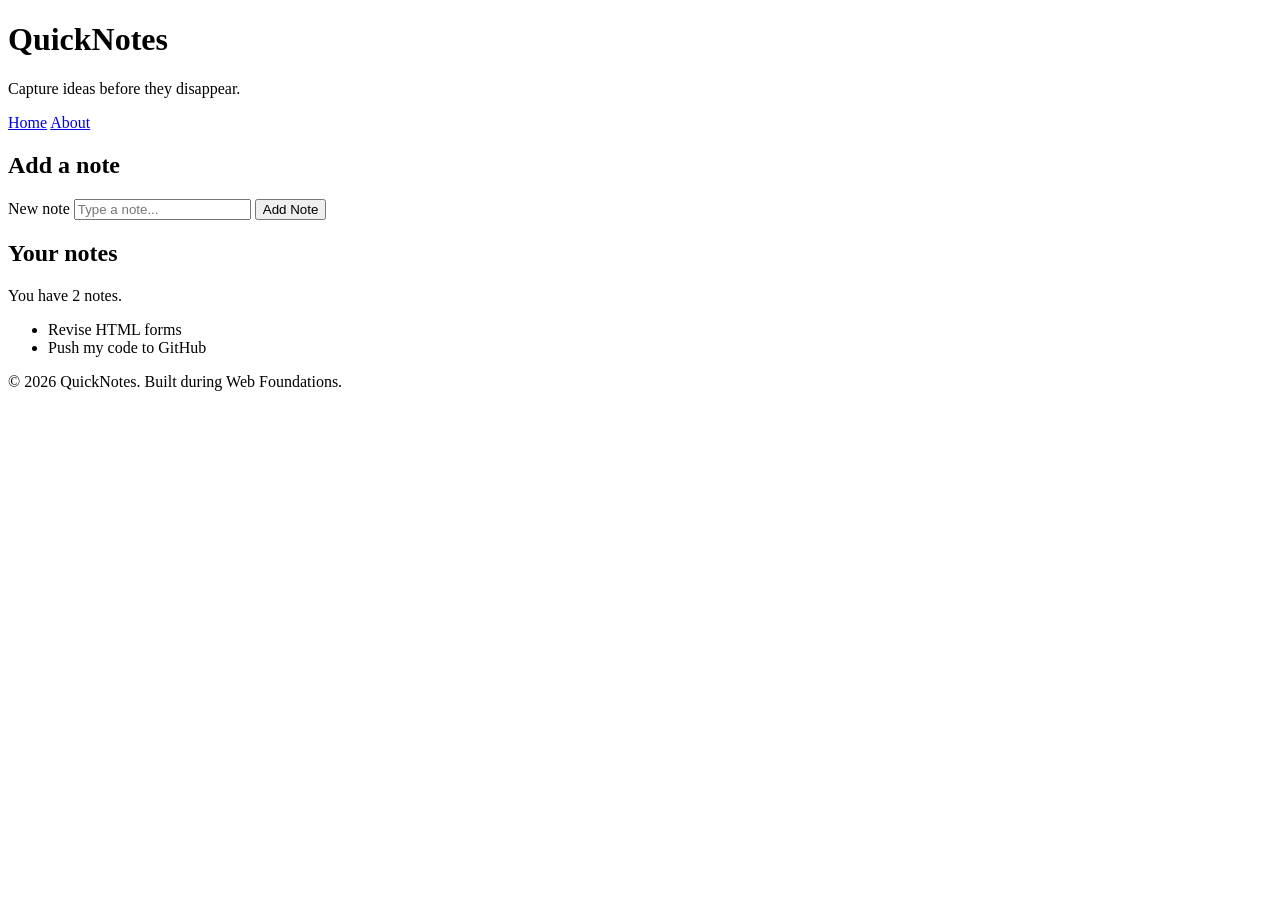
<file: day1/index.html>
<!DOCTYPE html>
<html lang="en">
  <head>
    <meta charset="UTF-8" />
    <meta name="viewport" content="width=device-width, initial-scale=1.0" />
    <title>QuickNotes</title>
  </head>
  <body>
    <header>
      <h1>QuickNotes</h1>
      <p>Capture ideas before they disappear.</p>

      <nav>
        <a href="index.html">Home</a>
        <a href="about.html">About</a>
      </nav>
    </header>
 
    <main>
      <section>
        <h2>Add a note</h2>
        <form id="note-form">
          <label for="note-input">New note</label>
          <input type="text" id="note-input" placeholder="Type a note..." />
          <button type="submit">Add Note</button>
        </form>
      </section>
 
      <section>
        <h2>Your notes</h2>
        <p id="note-count">You have 2 notes.</p>
        <ul id="notes-list">
          <li>Revise HTML forms</li>
          <li>Push my code to GitHub</li>
        </ul>
      </section>
    </main>
 
    <footer>
      <p>&copy; 2026 QuickNotes. Built during Web Foundations.</p>
    </footer>
  </body>
</html>
</file>
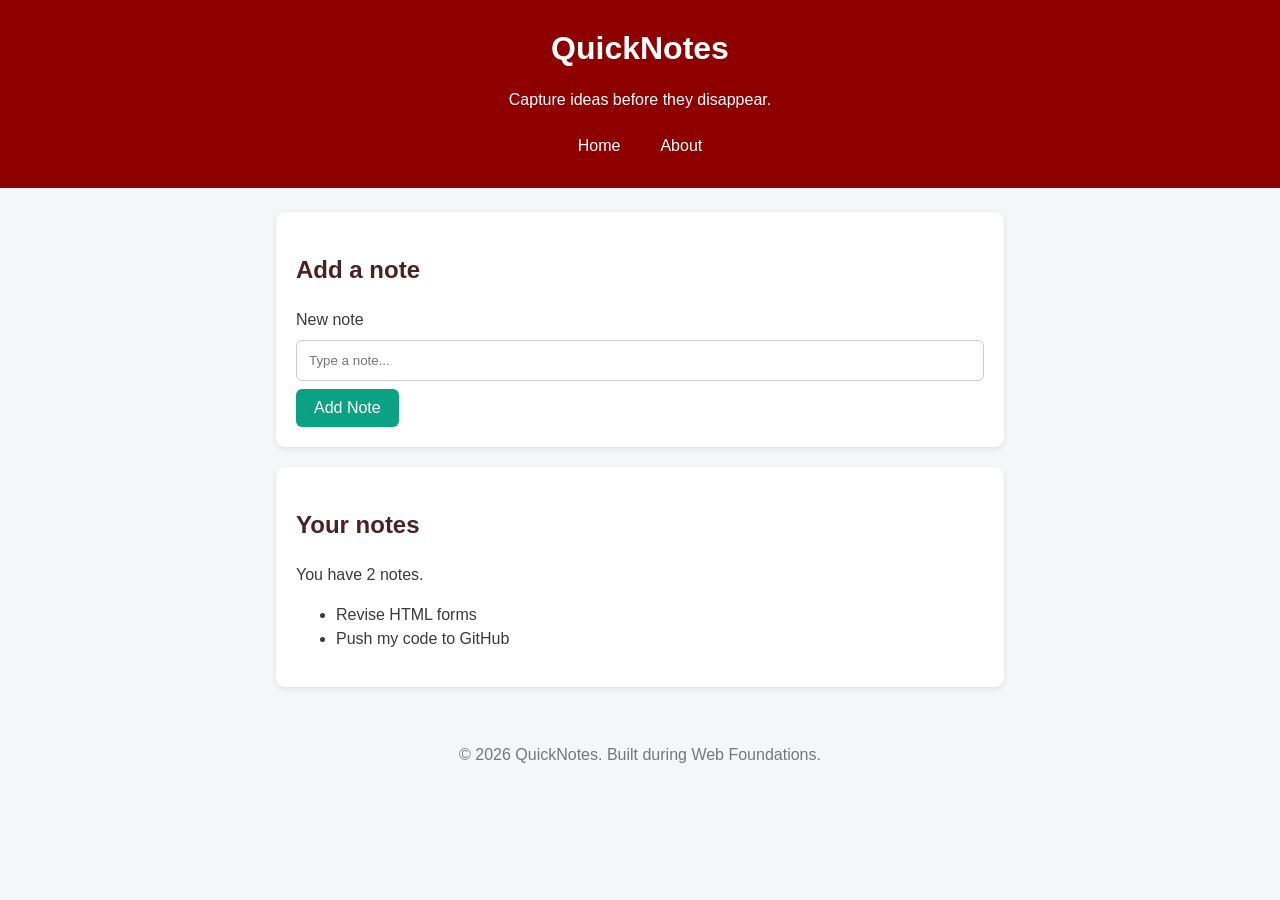
<file: day2/index.html>
<!DOCTYPE html>
<html lang="en">
  <head>
    <meta charset="UTF-8" />
    <meta name="viewport" content="width=device-width, initial-scale=1.0" />
    <title>QuickNotes</title>
    <link rel="stylesheet" href="style.css" />
  </head>
  <body>
    <header>
      <h1>QuickNotes</h1>
      <p>Capture ideas before they disappear.</p>

      <nav>
        <a href="index.html">Home</a>
        <a href="about.html">About</a>
      </nav>
    </header>
 
    <main>
      <section>
        <h2>Add a note</h2>
        <form id="note-form">
          <label for="note-input">New note</label>
          <input type="text" id="note-input" placeholder="Type a note..." />
          <button type="submit">Add Note</button>
        </form>
      </section>
 
      <section>
        <h2>Your notes</h2>
        <p id="note-count">You have 2 notes.</p>
        <ul id="notes-list">
          <li class="note">Revise HTML forms</li>
          <li class="note">Push my code to GitHub</li>
        </ul>
      </section>
    </main>
 
    <footer>
      <p>&copy; 2026 QuickNotes. Built during Web Foundations.</p>
    </footer>
  </body>
</html>
</file>
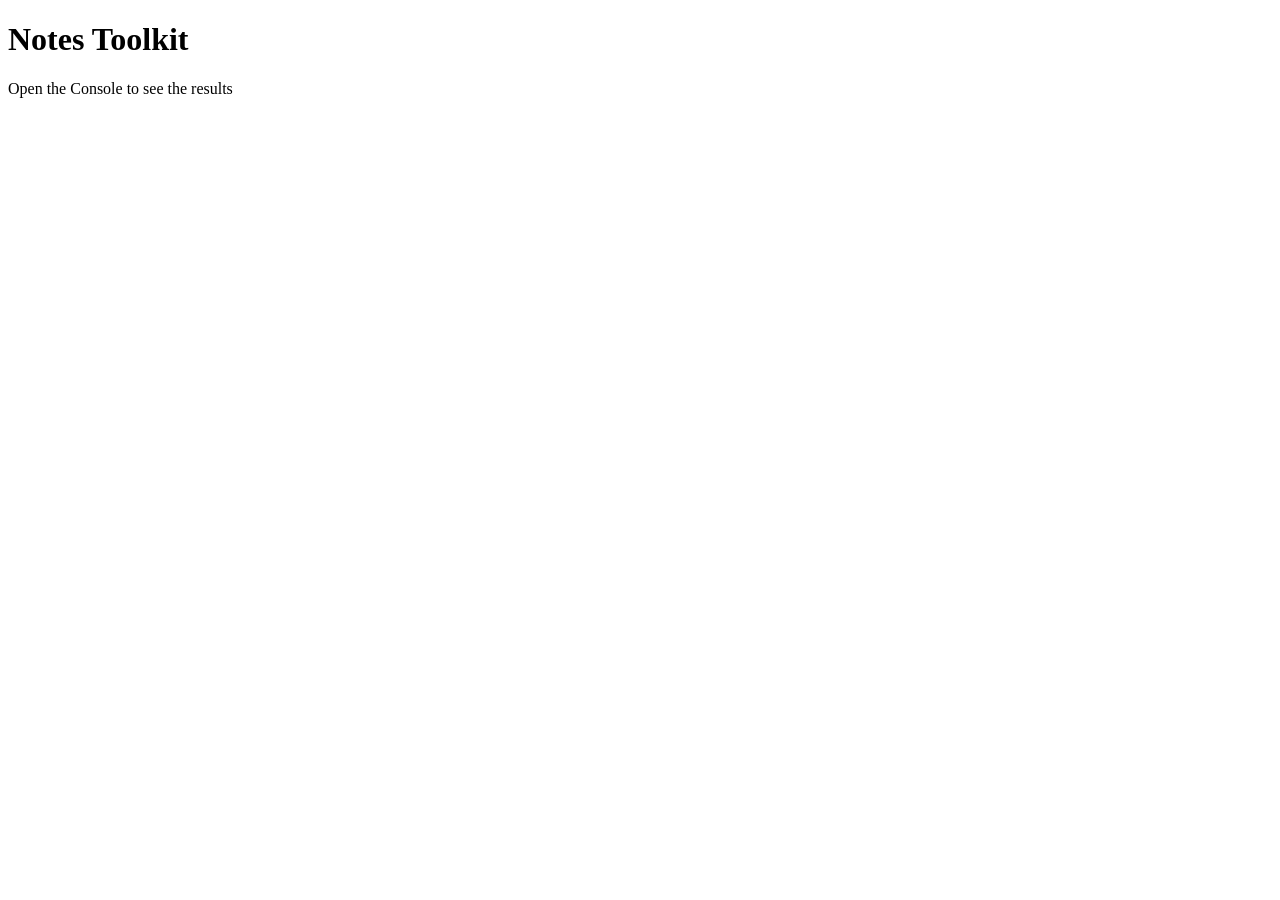
<file: day3/index.html>
<!DOCTYPE html>
<html lang="en">
<head>
  <meta charset="UTF-8">
  <meta name="viewport" content="width=device-width, initial-scale=1.0">
  <title>Notes Toolkit</title>
  <script src="script.js" defer></script>
</head>
<body>
  <h1>Notes Toolkit</h1>
  <p>Open the Console to see the results</p>
</body>
</html>
</file>
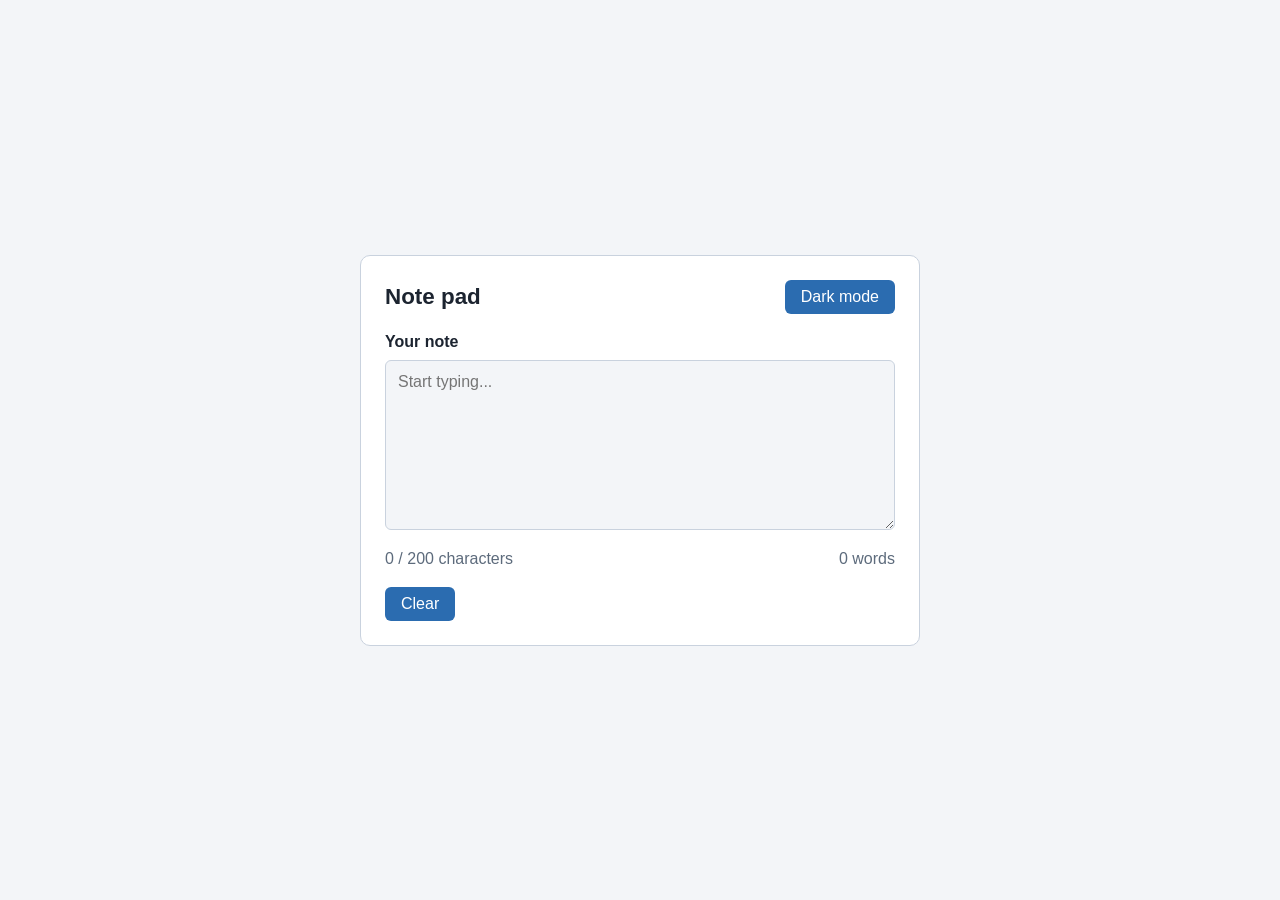
<file: day4/index.html>
<!DOCTYPE html>
<html lang="en">
<head>
  <meta charset="UTF-8">
  <meta name="viewport" content="width=device-width, initial-scale=1">
  <title>Note Pad</title>
  <link rel="stylesheet" href="style.css">
  <script src="script.js" defer></script>
</head>
<body>
  <main class="card">
    <header class="top">
      <h1>Note pad</h1>
      <button id="theme-toggle" type="button">Dark mode</button>
    </header>

    <label for="note-text">Your note</label>
    <textarea id="note-text" rows="8" placeholder="Start typing..."></textarea>

    <div class="stats">
      <p id="char-count" aria-live="polite">0 / 200 characters</p>
      <p id="word-count" aria-live="polite">0 words</p>
    </div>

    <button id="clear-btn" type="button">Clear</button>
  </main>
</body>
</html>
</file>
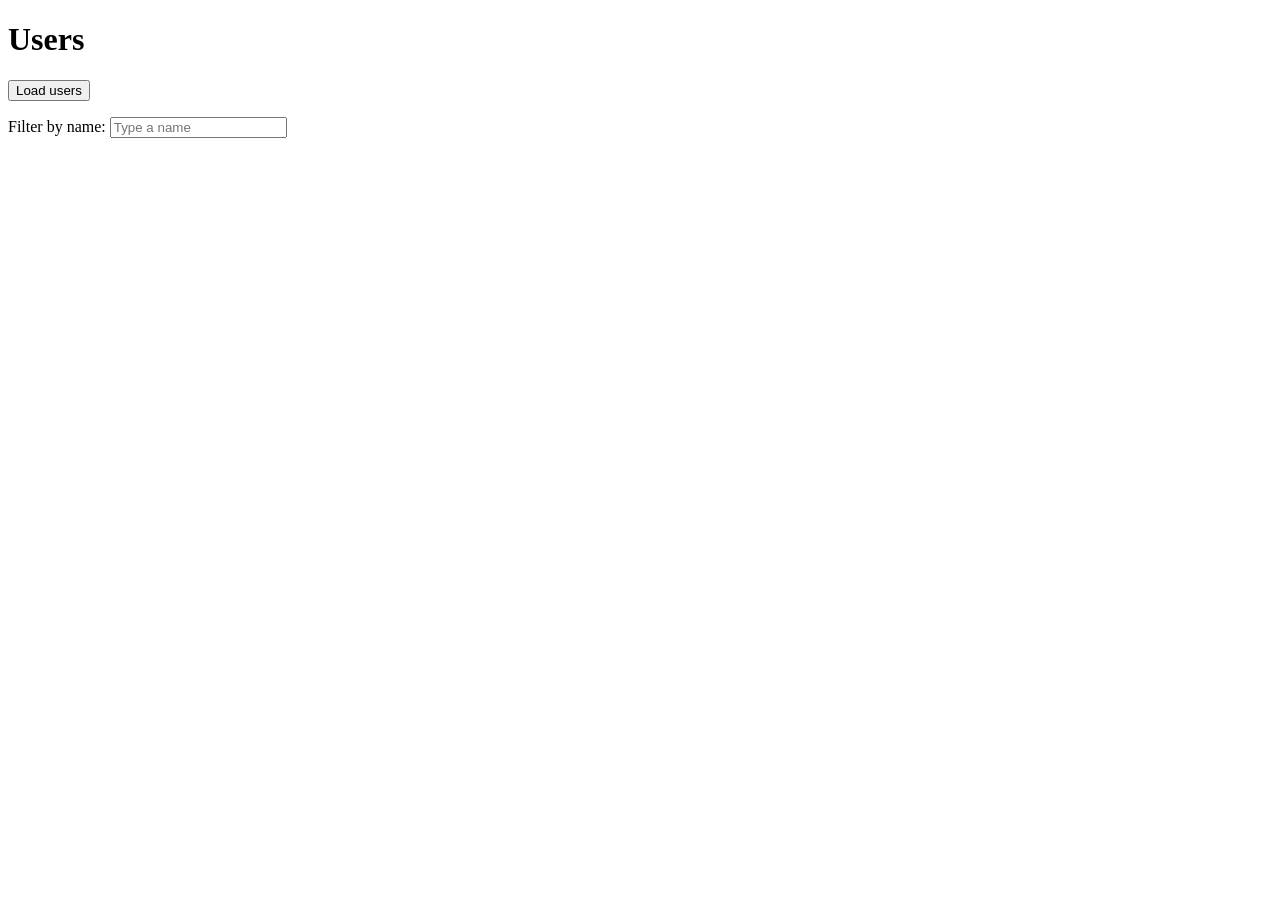
<file: day5/index.html>
<!DOCTYPE html>
<html lang="en">
<head>
  <meta charset="UTF-8">
  <meta name="viewport" content="width=device-width, initial-scale=1">
  <title>Day 5 - Users</title>
  <script src="users.js" defer></script>
</head>
<body>
  <h1>Users</h1>

  <button id="load-users" type="button">Load users</button>

  <p>
    <label for="filter-input">Filter by name:</label>
    <input id="filter-input" type="text" placeholder="Type a name">
  </p>

  <p id="status" role="status" aria-live="polite"></p>

  <ul id="users-list"></ul>
</body>
</html>
</file>
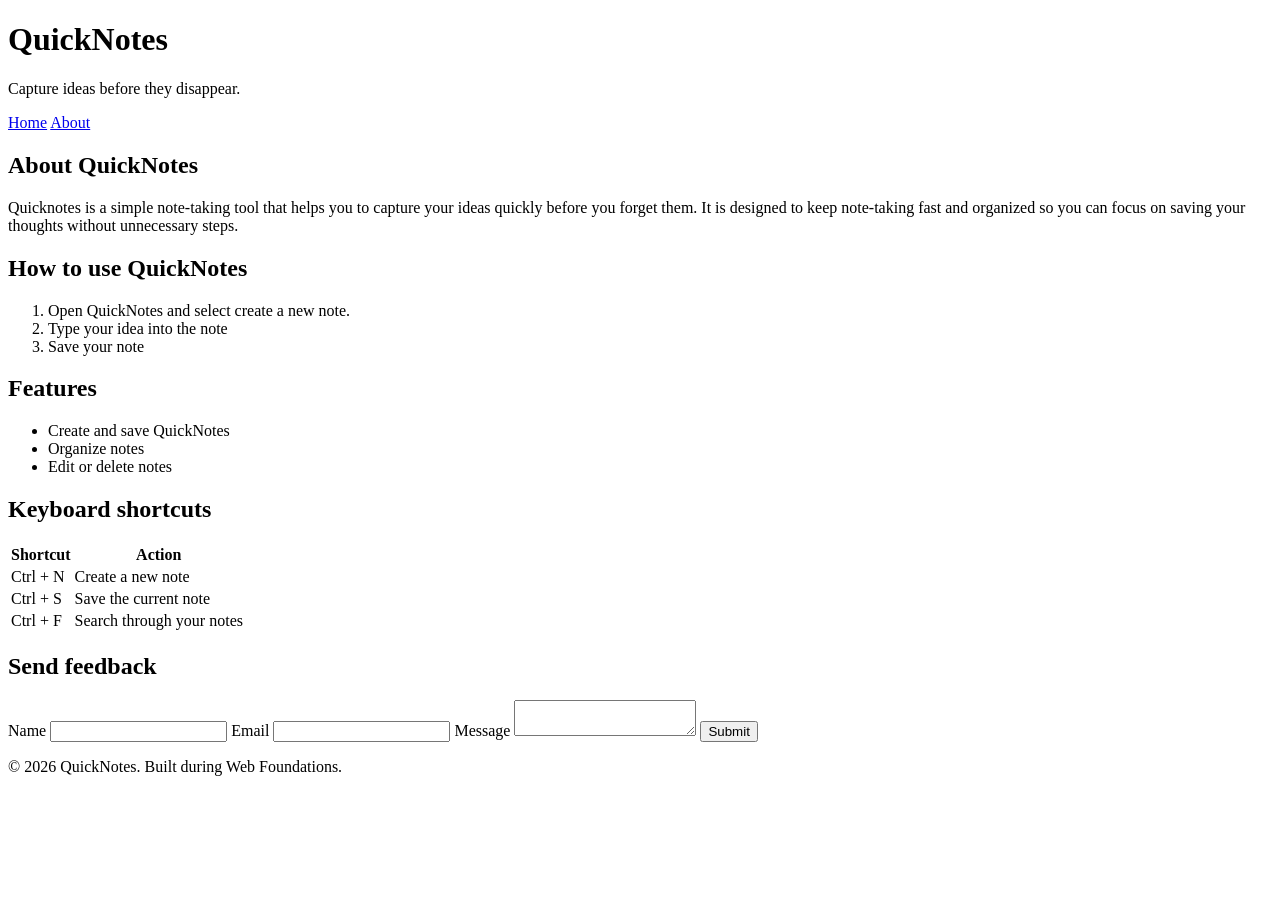
<file: day1/about.html>
<!DOCTYPE html>
<html lang="en">

<head>
  <meta charset="UTF-8" />
  <meta name="viewport" content="width=device-width, initial-scale=1.0" />
  <title>QuickNotes</title>
</head>

<body>
  <header>
    <h1>QuickNotes</h1>
    <p>Capture ideas before they disappear.</p>

    <nav>
      <a href="index.html">Home</a>
      <a href="about.html">About</a>
    </nav>
  </header>

  <main>
    <section>
      <h2>About QuickNotes</h2>
      <p>Quicknotes is a simple note-taking tool that helps you to capture your ideas
        quickly before you forget them. It is designed to keep note-taking fast and organized
        so you can focus on saving your thoughts without unnecessary steps.
      </p>
    </section>

    <section>
      <h2>How to use QuickNotes</h2>
      <ol>
        <li>Open QuickNotes and select create a new note.</li>
        <li>Type your idea into the note</li>
        <li>Save your note</li>
      </ol>
    </section>

    <section>
      <h2>Features</h2>
      <ul>
        <li>Create and save QuickNotes</li>
        <li>Organize notes</li>
        <li>Edit or delete notes</li>
      </ul>
    </section>

    <section>
      <h2>Keyboard shortcuts</h2>
      <table>
        <thead>
          <tr>
            <th>Shortcut</th>
            <th>Action</th>
          </tr>
        </thead>
        <tbody>
          <tr>
            <td>Ctrl + N</td>
            <td>Create a new note</td>
          </tr>
          <tr>
            <td>Ctrl + S</td>
            <td>Save the current note</td>
          </tr>
          <tr>
            <td>Ctrl + F</td>
            <td>Search through your notes</td>
          </tr>
        </tbody>
      </table>
    </section>

    <section>
      <h2>Send feedback</h2>
      <form>
        <label for="name">Name</label>
        <input type="text" id="name" name="name" required />

        <label for="email">Email</label>
        <input type="email" id="email" name="email" required />

        <label for="message">Message</label>
        <textarea id="message" name="message" required></textarea>

        <button type="submit">Submit</button>
      </form>
    </section>
  </main>

  <footer>
    <p>&copy; 2026 QuickNotes. Built during Web Foundations.</p>
  </footer>
</body>

</html>
</file>
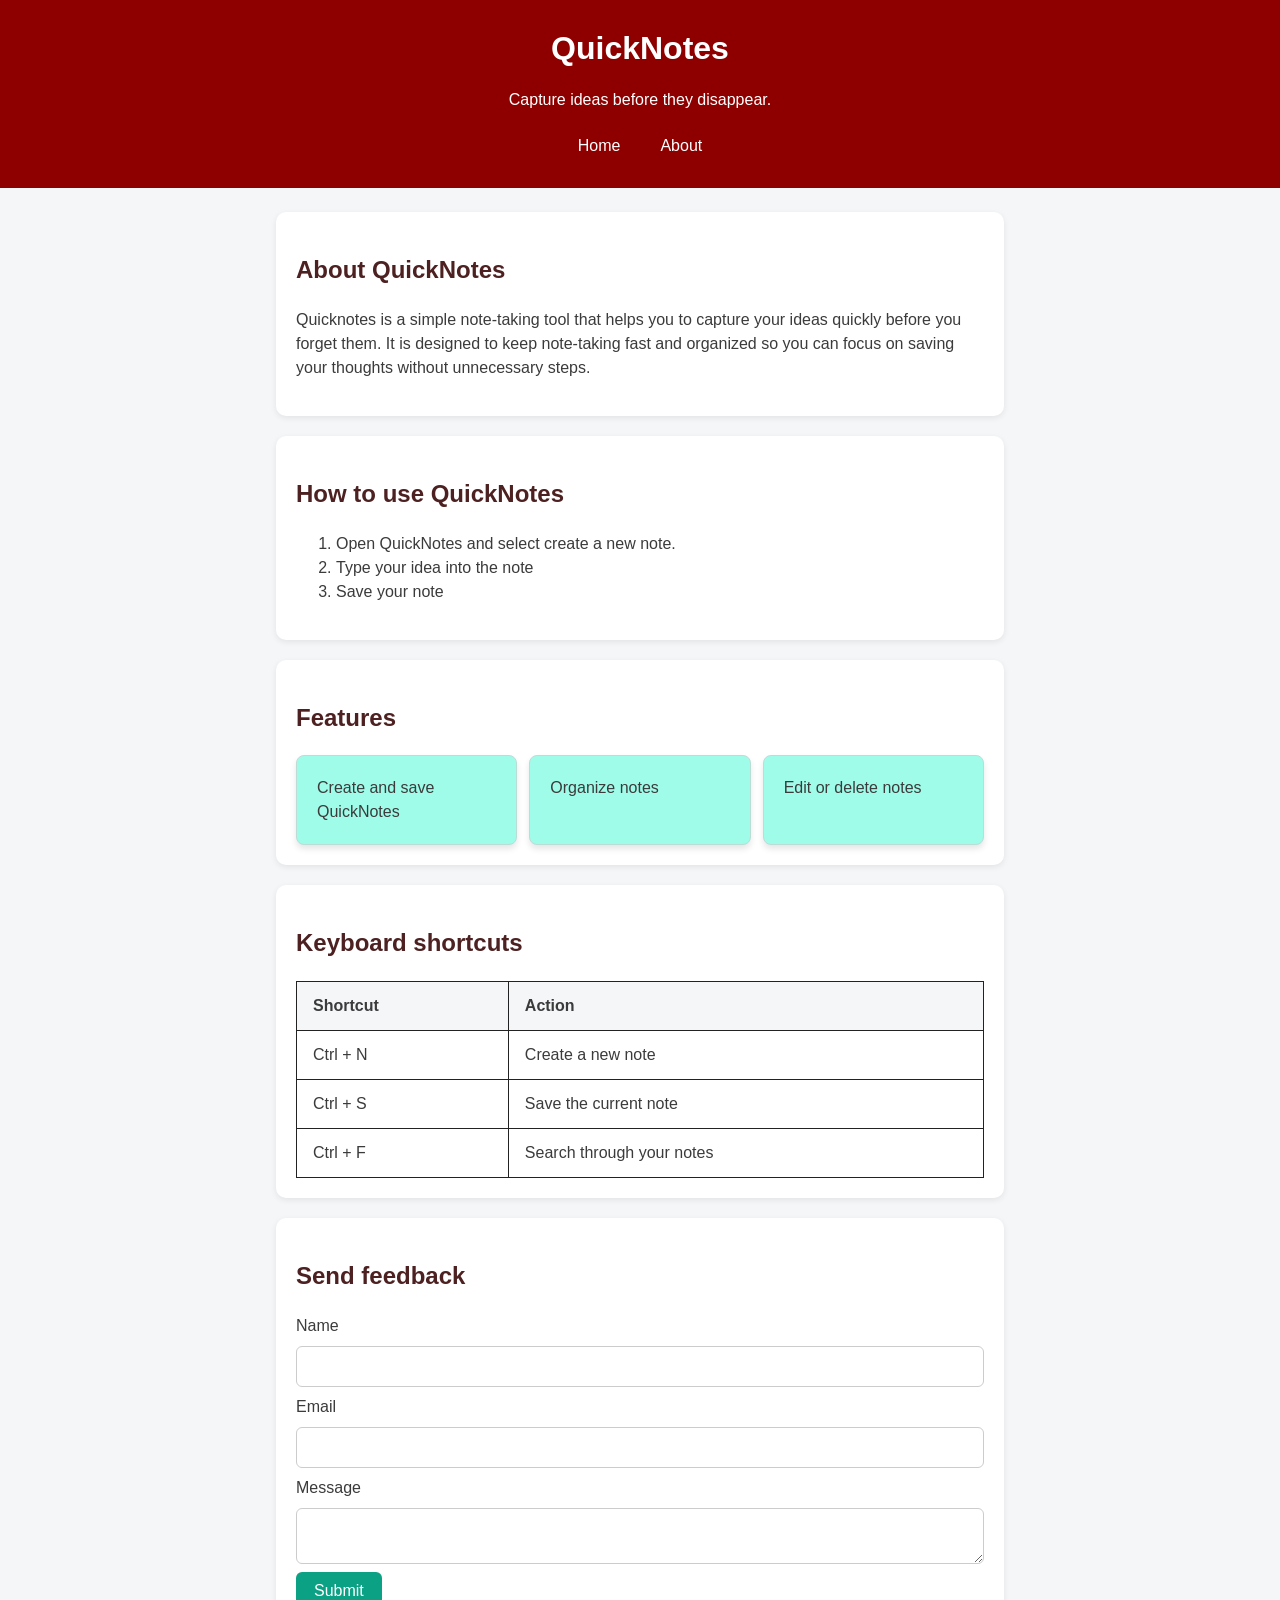
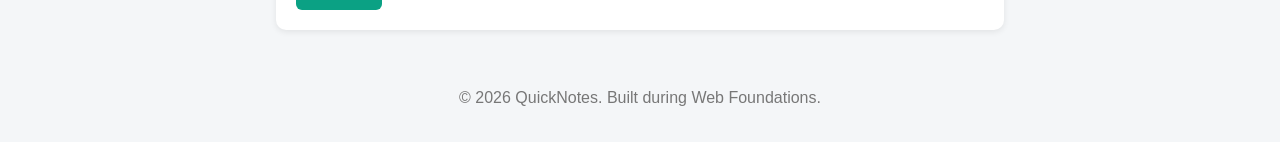
<file: day2/about.html>
<!DOCTYPE html>
<html lang="en">

<head>
  <meta charset="UTF-8" />
  <meta name="viewport" content="width=device-width, initial-scale=1.0" />
  <title>QuickNotes</title>
  <link rel="stylesheet" href="style.css" />
</head>

<body>
  <header>
    <h1>QuickNotes</h1>
    <p>Capture ideas before they disappear.</p>

    <nav>
      <a href="index.html">Home</a>
      <a href="about.html">About</a>
    </nav>
  </header>

  <main>
    <section>
      <h2>About QuickNotes</h2>
      <p>Quicknotes is a simple note-taking tool that helps you to capture your ideas
        quickly before you forget them. It is designed to keep note-taking fast and organized
        so you can focus on saving your thoughts without unnecessary steps.
      </p>
    </section>

    <section>
      <h2>How to use QuickNotes</h2>
      <ol>
        <li>Open QuickNotes and select create a new note.</li>
        <li>Type your idea into the note</li>
        <li>Save your note</li>
      </ol>
    </section>

    <section>
      <h2>Features</h2>
      <ul class="features">
        <li>Create and save QuickNotes</li>
        <li>Organize notes</li>
        <li>Edit or delete notes</li>
      </ul>
    </section>

    <section>
      <h2>Keyboard shortcuts</h2>
      <table>
        <thead>
          <tr>
            <th>Shortcut</th>
            <th>Action</th>
          </tr>
        </thead>
        <tbody>
          <tr>
            <td>Ctrl + N</td>
            <td>Create a new note</td>
          </tr>
          <tr>
            <td>Ctrl + S</td>
            <td>Save the current note</td>
          </tr>
          <tr>
            <td>Ctrl + F</td>
            <td>Search through your notes</td>
          </tr>
        </tbody>
      </table>
    </section>

    <section>
      <h2>Send feedback</h2>
      <form>
        <label for="name">Name</label>
        <input type="text" id="name" name="name" required />

        <label for="email">Email</label>
        <input type="email" id="email" name="email" required />

        <label for="message">Message</label>
        <textarea id="message" name="message" required></textarea>

        <button type="submit">Submit</button>
      </form>
    </section>
  </main>

  <footer>
    <p>&copy; 2026 QuickNotes. Built during Web Foundations.</p>
  </footer>
</body>

</html>
</file>
<file: day2/style.css>
/*Reset: predictable sizing and no default body margin */
*,
*::before,
*::after {
  box-sizing: border-box;
}

body {
  margin: 0;
  font-family: "Segoe UI", Arial, sans-serif;
  background-color: #f4f6f8;
  color: #3b3b3b;
  line-height: 1.5;
}

/* 2. Header */
header {
  background-color: #8e0000;
  color: white;
  text-align: center;
  padding: 24px 16px;
}

header h1 {
  margin: 0;
}

h2 {
  color: rgb(77, 33, 33);
}

/*Navigation*/
nav {
  display: flex;
  justify-content: center;
  gap: 16px;
}

nav a {
    color: #ffffff;
    text-decoration: none;
    padding: 6px 12px;
    border-radius: 8px;
    transition: background-color 0.2s ease;
}

nav a:hover {
    color: #ffffff;
    background-color: #8a8686;
}

/*Centre the main content and limit its width */
main {
  max-width: 760px;
  margin: 24px auto; /* auto left/right margins centre a block */
  padding: 0 16px;
}

section {
  background: white;
  padding: 20px;
  border-radius: 10px;
  margin-bottom: 20px;
  box-shadow: 0 2px 6px rgba(0, 0, 0, 0.08);
}

/*Features*/
.features {
  display: grid;
  grid-template-columns: repeat(auto-fit, minmax(180px, 1fr));
  gap: 12px;
  list-style: none;
  padding: 0;
  margin: 0;
}

.features li {
  background-color: #9ffce9;
  padding: 20px;
  border-radius: 8px;
  box-shadow: 0 4px 6px rgba(0, 0, 0, 0.1);
  border: 1px solid #bcddd6;
}

/*Shortcuts table*/
table {
    width: 100%;
    border-collapse: collapse;
}

th, td {
    padding: 12px 16px;
    border: 1px solid #222;
    text-align: left;
}

th {
    background-color: #f4f6f8;
}

/*Form layout with Flexbox */
form {
  display: flex;
  flex-direction: column;
  gap: 8px;
}

input, textarea {
  width: 100%; /* label on its own line */
  padding: 12px;
  border: 1px solid #ccc;
  border-radius: 6px;
  font-family: inherit;
}

button {
  background-color: #0ba184;
  color: white;
  border: none;
  padding: 10px 18px;
  border-radius: 6px;
  font-size: 1rem;
  cursor: pointer;
  align-self: flex-start;
  transition: background-color 0.2 ease;
}

button:hover {
  background-color: #088a70;
  transform: translateY(-2px);
}

/*Footer */
footer {
  text-align: center;
  color: #777;
  padding: 16px;
}

/* Phones */
@media (max-width: 600px) {
  #note-form {
    flex-direction: column;
  }
}
</file>
<file: day4/style.css>
/* 1. Light Theme Colours */
:root {
  --bg: #f3f5f8;
  --surface: #ffffff;
  --text: #1c2430;
  --muted: #5d6b7c;
  --border: #c9d2de;
  --accent: #2b6cb0;
  --accent-text: #ffffff;
  --warning: #e07b00;
  --over: #c62828;
}

/* 2. Dark Theme Colours */
body.dark {
  --bg: #11161d;
  --surface: #1b232e;
  --text: #e6ebf2;
  --muted: #9aa8b9;
  --border: #364355;
  --accent: #6aa8f0;
  --accent-text: #0d1117;
  --warning: #ffb04d;
  --over: #ff6b6b;
}

/* 3. Reset: predictable sizing */
*,
*::before,
*::after {
  box-sizing: border-box;
}

/* 4. Body Styling */
body {
  margin: 0;
  min-height: 100vh;
  display: grid;
  place-items: center;
  padding: 16px;
  font-family: "Segoe UI", Arial, sans-serif;
  background-color: var(--bg);
  color: var(--text);
  line-height: 1.5;
  transition: background-color 0.2s ease, color 0.2s ease;
}

/* 5. Main Content Card */
.card {
  width: 100%;
  max-width: 560px;
  background-color: var(--surface);
  border: 1px solid var(--border);
  border-radius: 10px;
  padding: 24px;
}

/* 6. Top Section */
.top {
  display: flex;
  justify-content: space-between;
  align-items: center;
  margin-bottom: 16px;
}

/* Page Heading */
h1 {
  margin: 0;
  font-size: 1.4rem;
}

/* 7. Textarea Label */
label {
  display: block;
  margin-bottom: 6px;
  font-weight: 600;
}

/* 8. Notes Textarea */
textarea {
  width: 100%;
  padding: 12px;
  font-family: inherit;
  font-size: 1rem;
  color: var(--text);
  background-color: var(--bg);
  border: 1px solid var(--border);
  border-radius: 6px;
  resize: vertical;
}

/* Highlight textarea and buttons when focused */
textarea:focus-visible,
button:focus-visible {
  outline: 2px solid var(--accent);
  outline-offset: 2px;
}

/* 9. Character and Word Counters */
.stats {
  display: flex;
  justify-content: space-between;
  margin: 10px 0 16px;
  color: var(--muted);
}

.stats p {
  margin: 0;
}

/* 10. Button Styling */
button {
  font-family: inherit;
  font-size: 1rem;
  padding: 8px 16px;
  color: var(--accent-text);
  background-color: var(--accent);
  border: none;
  border-radius: 6px;
  cursor: pointer;
}

/* Button Hover Effect */
button:hover {
  opacity: 0.9;
}

/* 11. Character Count Warnings */

/* Orange when character count exceeds 180 */
.warning {
  color: var(--warning);
}

/* Red and bold when character count exceeds 200 */
.over {
  color: var(--over);
  font-weight: bold;
}
</file>
